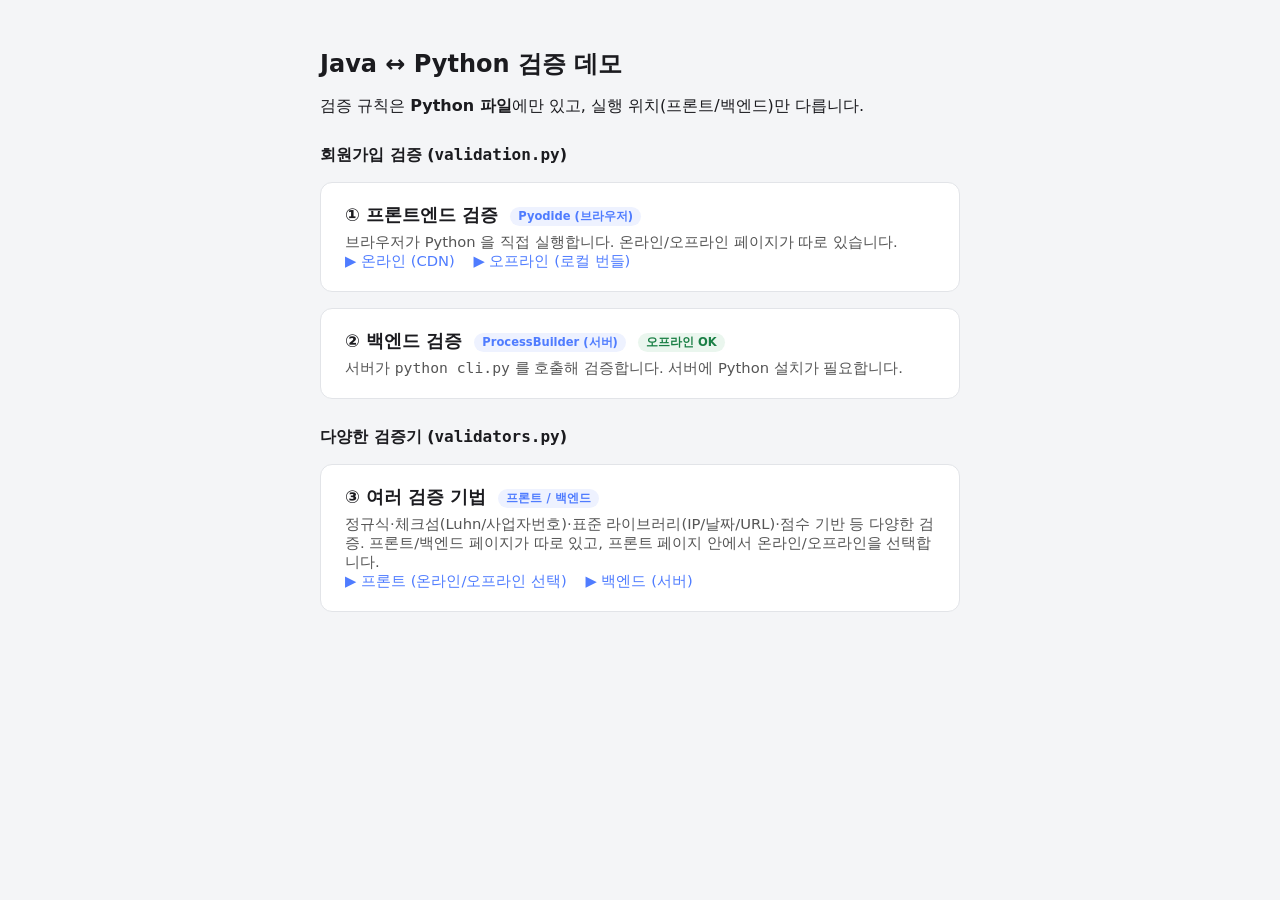
<file: src/main/resources/static/index.html>
<!doctype html>
<html lang="ko">
<head>
    <meta charset="UTF-8">
    <meta name="viewport" content="width=device-width, initial-scale=1.0">
    <title>회원가입 검증 데모 · Java ↔ Python</title>
    <style>
        body { font-family: system-ui, "Segoe UI", sans-serif; background: #f4f5f7; color: #1b1b1f;
               max-width: 640px; margin: 48px auto; padding: 0 20px; }
        h1 { font-size: 1.5rem; }
        .card { display: block; background: #fff; border: 1px solid #e2e4e8; border-radius: 12px;
                padding: 20px 24px; margin: 16px 0; text-decoration: none; color: inherit;
                transition: border-color .15s, transform .15s; }
        .card:hover { border-color: #4f7cff; transform: translateY(-2px); }
        .card h2 { margin: 0 0 6px; font-size: 1.1rem; }
        .card p { margin: 0; color: #555; font-size: .92rem; }
        .tag { display: inline-block; font-size: .72rem; padding: 2px 8px; border-radius: 999px;
               background: #eef2ff; color: #4f7cff; margin-left: 6px; vertical-align: middle; }
        .tag.off { background: #eaf6ee; color: #1a7f45; }
        .links { margin: 6px 0 0; font-size: .9rem; }
        .links a { color: #4f7cff; text-decoration: none; margin-right: 14px; }
    </style>
</head>
<body>
    <h1>Java ↔ Python 검증 데모</h1>
    <p>검증 규칙은 <strong>Python 파일</strong>에만 있고, 실행 위치(프론트/백엔드)만 다릅니다.</p>

    <h2 style="font-size:1rem;margin-top:28px;">회원가입 검증 (<code>validation.py</code>)</h2>
    <div class="card">
        <h2>① 프론트엔드 검증 <span class="tag">Pyodide (브라우저)</span></h2>
        <p>브라우저가 Python 을 직접 실행합니다. 온라인/오프라인 페이지가 따로 있습니다.</p>
        <p class="links">
            <a href="/frontend.html">▶ 온라인 (CDN)</a>
            <a href="/frontend-offline.html">▶ 오프라인 (로컬 번들)</a>
        </p>
    </div>

    <a class="card" href="/backend.html">
        <h2>② 백엔드 검증 <span class="tag">ProcessBuilder (서버)</span> <span class="tag off">오프라인 OK</span></h2>
        <p>서버가 <code>python cli.py</code> 를 호출해 검증합니다. 서버에 Python 설치가 필요합니다.</p>
    </a>

    <h2 style="font-size:1rem;margin-top:28px;">다양한 검증기 (<code>validators.py</code>)</h2>
    <div class="card">
        <h2>③ 여러 검증 기법 <span class="tag">프론트 / 백엔드</span></h2>
        <p>정규식·체크섬(Luhn/사업자번호)·표준 라이브러리(IP/날짜/URL)·점수 기반 등 다양한 검증.
           프론트/백엔드 페이지가 따로 있고, 프론트 페이지 안에서 온라인/오프라인을 선택합니다.</p>
        <p class="links">
            <a href="/validators-frontend.html">▶ 프론트 (온라인/오프라인 선택)</a>
            <a href="/validators-backend.html">▶ 백엔드 (서버)</a>
        </p>
    </div>
</body>
</html>
</file>
